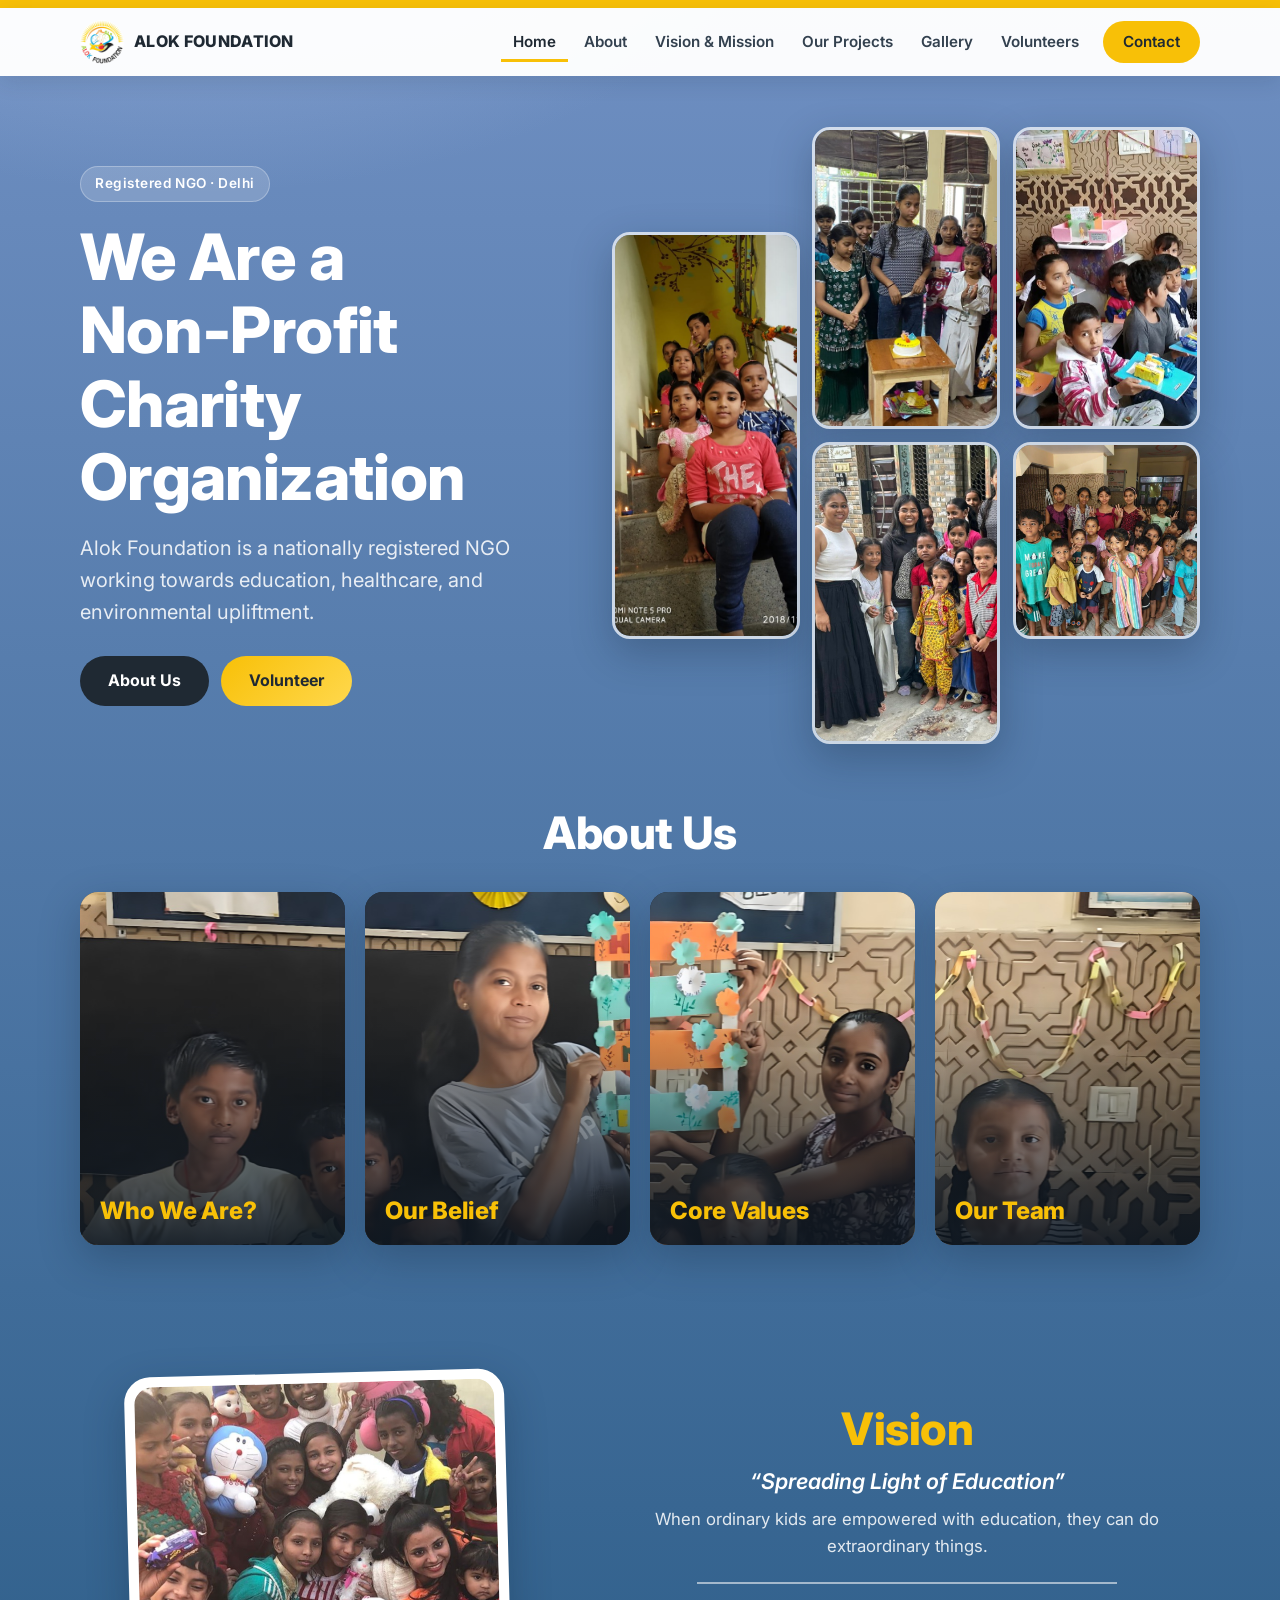
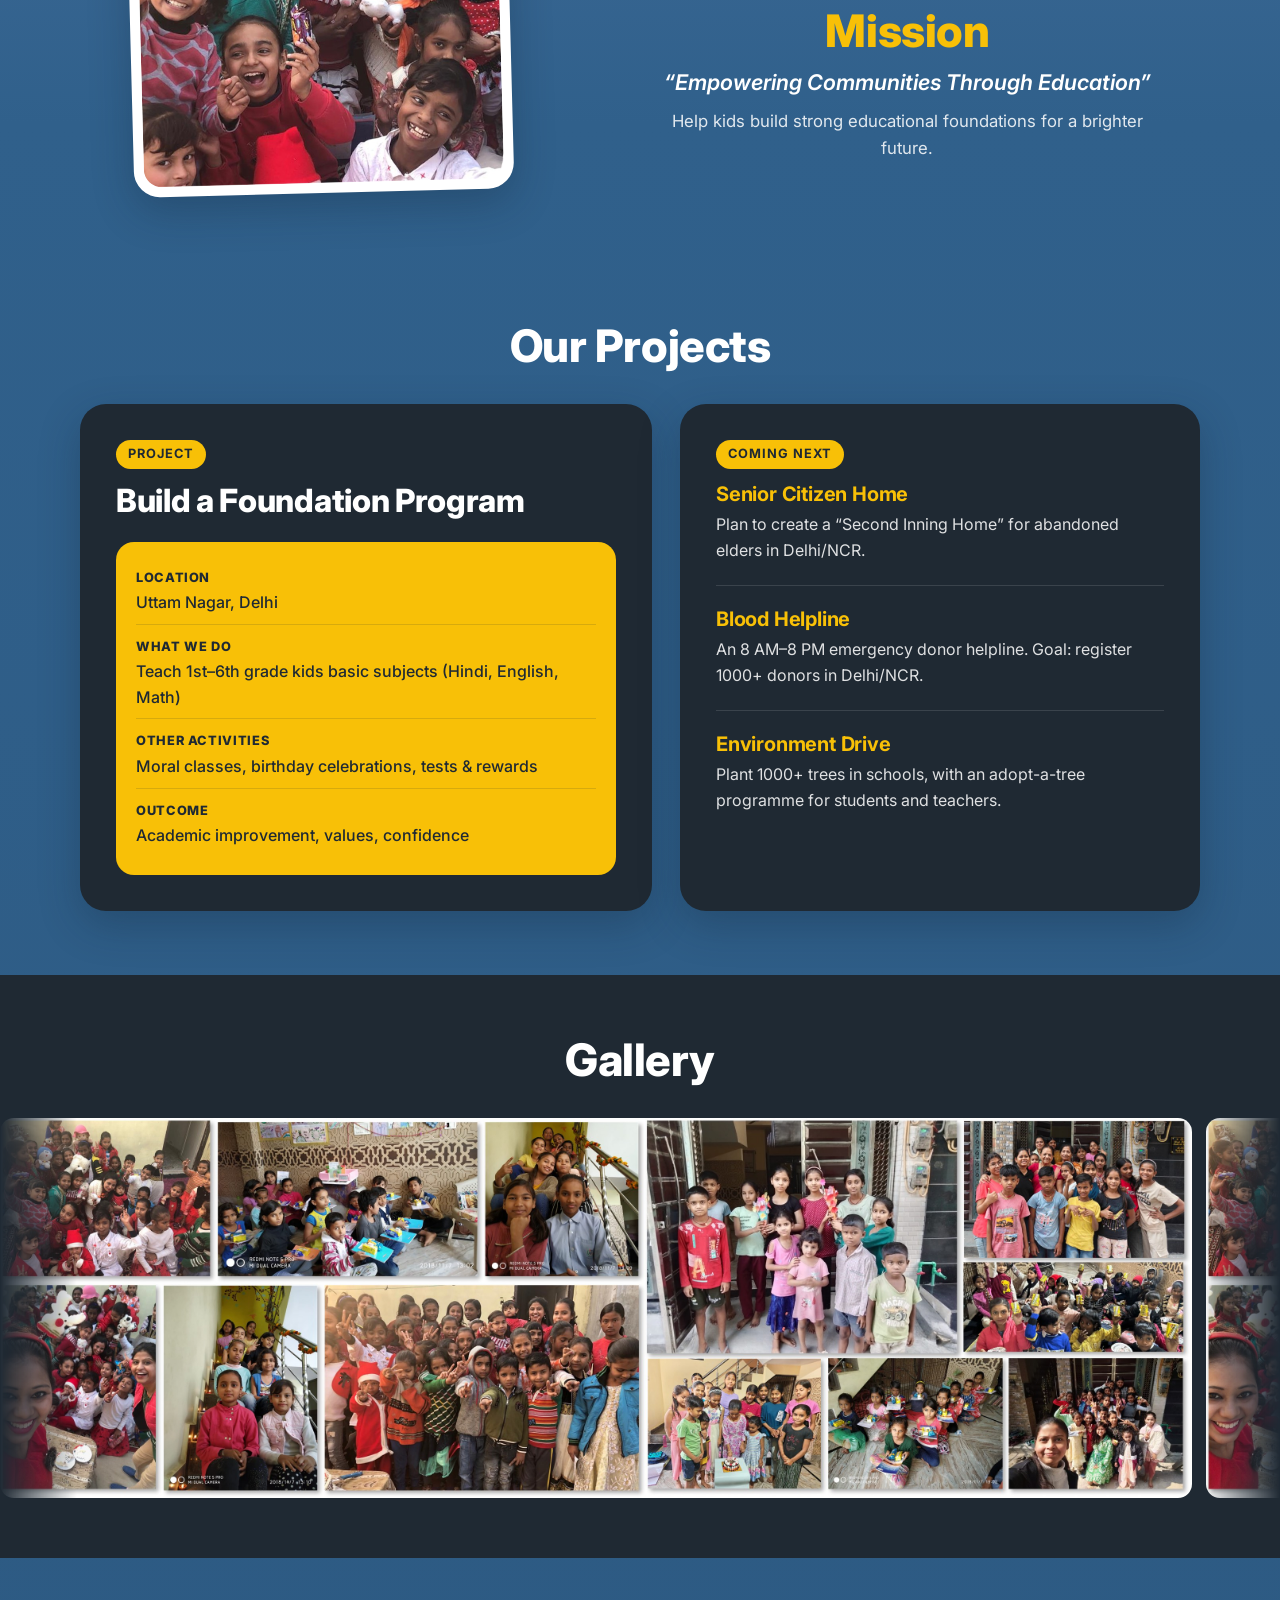
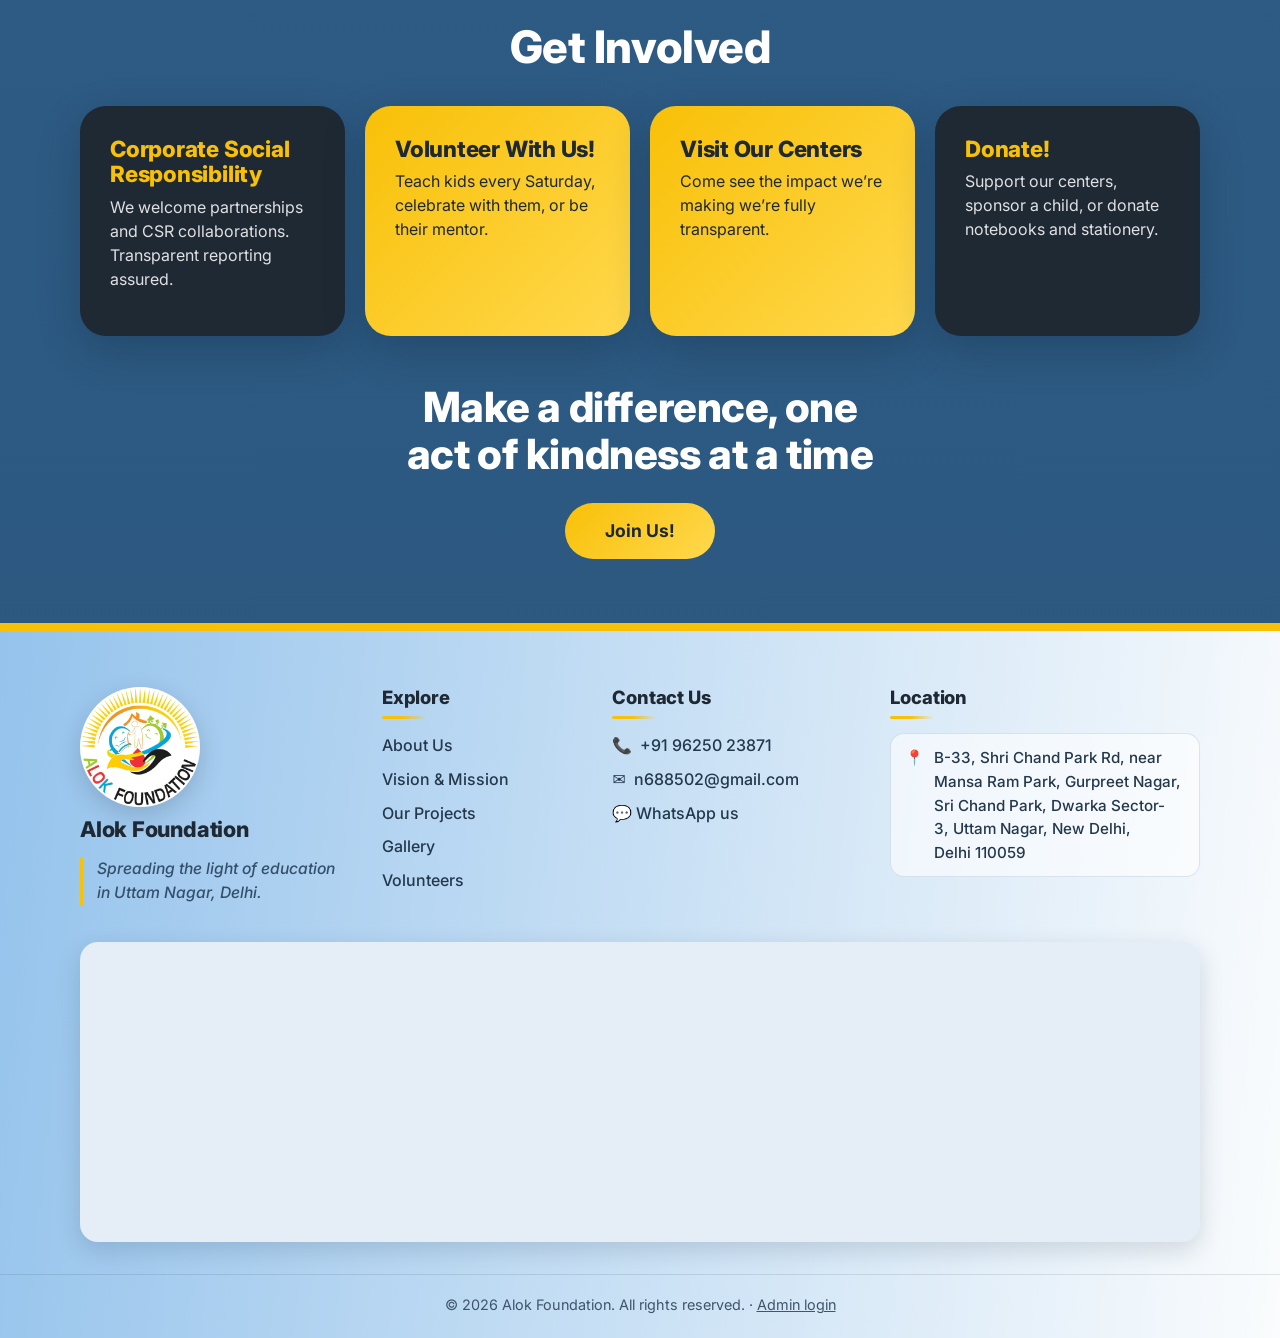
<file: index.html>
<!DOCTYPE html>
<html lang="en"><head>
  <meta charset="UTF-8">
  <meta name="viewport" content="width=device-width, initial-scale=1">
  <meta name="google-site-verification" content="Nq0ItPw77uLAEprEN1-jQS3la5qF06wULN0gP_DZ230">
  <title>Alok Foundation — Spreading the Light of Education</title>
  <meta name="description" content="Alok Foundation is a nationally registered NGO in Delhi working towards education, healthcare and environmental upliftment for underprivileged children.">
  <meta name="theme-color" content="#30608B">
  <meta name="site-version" content="2026-10-06T04:12:51.352Z">
  <link rel="canonical" href="https://alok-foundation.github.io/">
  <link rel="icon" type="image/jpeg" href="images/logo.jpg" data-img-href="logo">
  <link rel="apple-touch-icon" href="images/icon-192.png">
  <meta property="og:title" content="Alok Foundation">
  <meta property="og:description" content="Spreading the light of education — a non-profit NGO in Uttam Nagar, Delhi.">
  <meta property="og:image" content="https://alok-foundation.github.io/images/vision.jpg">
  <link rel="preconnect" href="https://fonts.googleapis.com">
  <link rel="preconnect" href="https://fonts.gstatic.com" crossorigin="">
  <link href="https://fonts.googleapis.com/css2?family=Inter:wght@400;500;600;700;800&amp;display=swap" rel="stylesheet">
  <script type="application/ld+json">
  {
    "@context": "https://schema.org",
    "@type": "NGO",
    "name": "Alok Foundation",
    "url": "https://alok-foundation.github.io/",
    "logo": "https://alok-foundation.github.io/images/logo.jpg",
    "image": "https://alok-foundation.github.io/images/vision.jpg",
    "description": "A nationally registered NGO in Delhi working towards education, healthcare and environmental upliftment for underprivileged children.",
    "address": { "@type": "PostalAddress", "streetAddress": "B-33, Shri Chand Park Rd, near Mansa Ram Park, Gurpreet Nagar, Sri Chand Park, Dwarka Sector-3, Uttam Nagar", "addressLocality": "New Delhi", "addressRegion": "Delhi", "postalCode": "110059", "addressCountry": "IN" },
    "telephone": "+91-96250-23871",
    "areaServed": "Delhi NCR"
  }
  </script>
  <link rel="stylesheet" href="site.css">
</head>
<body>
  <a class="skip-link" href="#main">Skip to content</a>

  <header class="site-header">
    <div class="top-bar" aria-hidden="true"></div>
    <nav class="navbar container" aria-label="Main">
      <a class="brand" href="#hero">
        <img data-img="logo" src="images/logo.jpg" alt="" width="44" height="44">
        <span>Alok Foundation</span>
      </a>
      <button class="nav-toggle" aria-label="Open menu" aria-expanded="false" aria-controls="nav-menu">
        <span></span><span></span><span></span>
      </button>
      <ul class="nav-menu" id="nav-menu">
        <li><a href="#hero">Home</a></li>
        <li><a href="#about">About</a></li>
        <li><a href="#vision-mission">Vision &amp; Mission</a></li>
        <li><a href="#projects">Our Projects</a></li>
        <li><a href="#gallery">Gallery</a></li>
        <li><a href="#volunteers">Volunteers</a></li>
        <li><a href="#contacts" class="nav-cta">Contact</a></li>
      </ul>
    </nav>
  </header>

  <main id="main">
    <!-- Hero -->
    <section id="hero" class="hero">
      <div class="container hero-grid">
        <div class="hero-text">
          <p data-edit="heroEyebrow" class="eyebrow">Registered NGO · Delhi</p>
          <h1 data-edit="heroTitle">We Are a Non‑Profit Charity Organization</h1>
          <p data-edit="heroLead" class="lead">Alok Foundation is a nationally registered NGO working towards education, healthcare, and environmental upliftment.</p>
          <div class="btn-row">
            <a data-link="btnAbout" class="btn btn-dark" href="#about">About Us</a>
            <a data-link="btnVolunteer" class="btn btn-yellow" href="#volunteers">Volunteer</a>
          </div>
        </div>
        <div class="hero-photos" aria-label="Photos of children at our centre">
          <img class="p1" data-img="hero1" src="images/hero-1.jpg" alt="Children celebrating at the centre" width="750" height="1000" fetchpriority="high">
          <img class="p2" data-img="hero2" src="images/hero-2.jpg" alt="Kids with a birthday cake" width="900" height="675">
          <img class="p3" data-img="hero3" src="images/hero-3.jpg" alt="Students in class" width="900" height="534">
          <img class="p4" data-img="hero4" src="images/hero-4.jpg" alt="Volunteer with a group of children" width="678" height="900">
          <img class="p5" data-img="hero5" src="images/hero-5.jpg" alt="Group photo of the children" width="900" height="675">
        </div>
      </div>
    </section>

    <!-- About -->
    <section id="about" class="section">
      <div class="container">
        <h2 data-edit="aboutTitle" class="section-title">About Us</h2>
        <div class="about-grid">
          <article class="about-card">
            <img data-img="aboutWho" src="images/about-who.jpg" alt="" loading="lazy" width="531" height="900">
            <div class="about-body">
              <h3 data-edit="whoTitle">Who We Are?</h3>
              <p data-edit="whoText">Alok Foundation, a non-profit organization, uplifts underprivileged children through education, healthcare, and development programs.</p>
            </div>
          </article>
          <article class="about-card">
            <img data-img="aboutBelief" src="images/about-belief.jpg" alt="" loading="lazy" width="531" height="900">
            <div class="about-body">
              <h3 data-edit="beliefTitle">Our Belief</h3>
              <p data-edit="beliefText">“Don’t worry, the world will change on its own you change one life, one thought.” - Sushmita Sen</p>
            </div>
          </article>
          <article class="about-card">
            <img data-img="aboutValues" src="images/about-values.jpg" alt="" loading="lazy" width="531" height="900">
            <div class="about-body">
              <h3 data-edit="valuesTitle">Core Values</h3>
              <p data-edit="valuesText">Transparency, Compassion, Integrity, Community Upliftment.</p>
            </div>
          </article>
          <article class="about-card">
            <img data-img="aboutTeam" src="images/about-team.jpg" alt="" loading="lazy" width="531" height="900">
            <div class="about-body">
              <h3 data-edit="teamTitle">Our Team</h3>
              <p data-edit="teamText">Social workers, educationists, volunteers, and trustees.</p>
            </div>
          </article>
        </div>
      </div>
    </section>

    <!-- Vision & Mission -->
    <section id="vision-mission" class="section">
      <div class="container vm-grid">
        <figure class="vm-photo">
          <img data-img="vision" src="images/vision.jpg" alt="Smiling children holding gifts at the centre" loading="lazy" width="995" height="1100">
        </figure>
        <div class="vm-text">
          <div class="vm-block">
            <h2 data-edit="visionTitle">Vision</h2>
            <p data-edit="visionQuote" class="quote">“Spreading Light of Education”</p>
            <p data-edit="visionText">When ordinary kids are empowered with education, they can do extraordinary things.</p>
          </div>
          <hr>
          <div class="vm-block">
            <h2 data-edit="missionTitle">Mission</h2>
            <p data-edit="missionQuote" class="quote">“Empowering Communities Through Education”</p>
            <p data-edit="missionText">Help kids build strong educational foundations for a brighter future.</p>
          </div>
        </div>
      </div>
    </section>

    <!-- Projects -->
    <section id="projects" class="section">
      <div class="container">
        <h2 data-edit="projectsTitle" class="section-title">Our Projects</h2>
        <div class="projects-grid">
          <article class="card card-dark project-main">
            <p data-edit="project1Tag" class="tag">PROJECT</p>
            <h3 data-edit="project1Title">Build a Foundation Program</h3>
            <dl class="facts">
              <div><dt data-edit="p1LocationLabel">Location</dt><dd data-edit="p1Location">Uttam Nagar, Delhi</dd></div>
              <div><dt data-edit="p1WhatLabel">What we do</dt><dd data-edit="p1What">Teach 1st–6th grade kids basic subjects (Hindi, English, Math)</dd></div>
              <div><dt data-edit="p1OtherLabel">Other activities</dt><dd data-edit="p1Other">Moral classes, birthday celebrations, tests &amp; rewards</dd></div>
              <div><dt data-edit="p1OutcomeLabel">Outcome</dt><dd data-edit="p1Outcome">Academic improvement, values, confidence</dd></div>
            </dl>
          </article>
          <article class="card card-dark project-list">
            <p data-edit="nextTag" class="tag">Coming next</p>
            <div class="upcoming">
              <h3 data-edit="next1Title">Senior Citizen Home</h3>
              <p data-edit="next1Text">Plan to create a “Second Inning Home” for abandoned elders in Delhi/NCR.</p>
            </div>
            <div class="upcoming">
              <h3 data-edit="next2Title">Blood Helpline</h3>
              <p data-edit="next2Text">An 8 AM–8 PM emergency donor helpline. Goal: register 1000+ donors in Delhi/NCR.</p>
            </div>
            <div class="upcoming">
              <h3 data-edit="next3Title">Environment Drive</h3>
              <p data-edit="next3Text">Plant 1000+ trees in schools, with an adopt-a-tree programme for students and teachers.</p>
            </div>
          </article>
        </div>
      </div>
    </section>

    <!-- Gallery -->
    <section id="gallery" class="gallery">
      <div class="container"><h2 data-edit="galleryTitle" class="section-title">Gallery</h2></div>
      <div class="marquee" aria-label="Photos from our centre">
        <div class="marquee-track" data-gallery="">
          <img src="images/gallery-strip.jpg" alt="Photo 1 from Alok Foundation" loading="lazy">
          <img src="images/gallery-strip.jpg" alt="" aria-hidden="true" loading="lazy">
        </div>
      </div>
    </section>

    <!-- Volunteers -->
    <section id="volunteers" class="section">
      <div class="container">
        <h2 data-edit="involvedTitle" class="section-title">Get Involved</h2>
        <div class="vol-grid">
          <article class="vol-card card-dark">
            <h3 data-edit="csrTitle">Corporate Social Responsibility</h3>
            <p data-edit="csrText">We welcome partnerships and CSR collaborations. Transparent reporting assured.</p>
          </article>
          <article class="vol-card card-yellow">
            <h3 data-edit="volTitle">Volunteer With Us!</h3>
            <p data-edit="volText">Teach kids every Saturday, celebrate with them, or be their mentor.</p>
          </article>
          <article class="vol-card card-yellow">
            <h3 data-edit="visitTitle">Visit Our Centers</h3>
            <p data-edit="visitText">Come see the impact we’re making we’re fully transparent.</p>
          </article>
          <article class="vol-card card-dark">
            <h3 data-edit="donateTitle">Donate!</h3>
            <p data-edit="donateText">Support our centers, sponsor a child, or donate notebooks and stationery.</p>
          </article>
        </div>
        <div class="vol-cta">
          <h2 data-edit="ctaTitle">Make a difference, one act of kindness at a time</h2>
          <a data-link="btnJoin" class="btn btn-yellow btn-lg" href="#contacts">Join Us!</a>
        </div>
      </div>
    </section>
  </main>

  <!-- Contact / footer -->
  <footer id="contacts" class="site-footer">
    <div class="container footer-grid">
      <div class="footer-brand">
        <img data-img="logo" src="images/logo.jpg" alt="Alok Foundation logo" width="120" height="120" loading="lazy">
        <p class="footer-name">Alok Foundation</p>
        <p class="footer-tagline" data-edit="footerTagline">Spreading the light of education in Uttam Nagar, Delhi.</p>
      </div>
      <nav class="footer-col" aria-label="Explore">
        <h3 data-edit="exploreTitle">Explore</h3>
        <ul>
          <li><a href="#about">About Us</a></li>
          <li><a href="#vision-mission">Vision &amp; Mission</a></li>
          <li><a href="#projects">Our Projects</a></li>
          <li><a href="#gallery">Gallery</a></li>
          <li><a href="#volunteers">Volunteers</a></li>
        </ul>
      </nav>
      <div class="footer-col">
        <h3 data-edit="contactTitle">Contact Us</h3>
        <ul>
          <li><a data-href="tel" href="tel:+919625023871">📞 <span data-text="phone">+91 96250 23871</span></a></li>
          <li><a data-href="mailto" href="mailto:n688502@gmail.com">✉️ <span data-text="email">n688502@gmail.com</span></a></li>
          <li data-show="whatsapp"><a data-href="whatsapp" href="https://wa.me/919625023871" target="_blank" rel="noopener">💬 WhatsApp us</a></li>
        </ul>
      </div>
      <div class="footer-col footer-map">
        <h3 data-edit="locationTitle">Location</h3>
        <div class="footer-address"><span class="pin" aria-hidden="true">📍</span><span data-text="address">B-33, Shri Chand Park Rd, near Mansa Ram Park, Gurpreet Nagar, Sri Chand Park, Dwarka Sector-3, Uttam Nagar, New Delhi, Delhi 110059</span></div>
      </div>
    </div>
    <div class="container footer-mapwide">
      <iframe data-map="" title="Map: B-33, Shri Chand Park Rd, near Mansa Ram Park, Gurpreet Nagar, Sri Chand Park, Dwarka Sector-3, Uttam Nagar, New Delhi, Delhi 110059" src="https://maps.google.com/maps?q=B-33%2C%20Shri%20Chand%20Park%20Rd%2C%20near%20Mansa%20Ram%20Park%2C%20Gurpreet%20Nagar%2C%20Sri%20Chand%20Park%2C%20Dwarka%20Sector-3%2C%20Uttam%20Nagar%2C%20New%20Delhi%2C%20Delhi%20110059&amp;z=16&amp;output=embed" loading="lazy" referrerpolicy="no-referrer-when-downgrade"></iframe>
    </div>
    <p class="copyright">© <span id="year">2026</span> Alok Foundation. All rights reserved. · <a class="admin-link" href="#admin" rel="nofollow">Admin login</a></p>
  </footer>

  <script>
    // Mobile menu: open/close, close on link tap, outside tap, Escape, or when widening the window.
    (function () {
      var toggle = document.querySelector('.nav-toggle');
      var menu = document.getElementById('nav-menu');
      function setOpen(open) {
        menu.classList.toggle('open', open);
        toggle.setAttribute('aria-expanded', String(open));
        toggle.setAttribute('aria-label', open ? 'Close menu' : 'Open menu');
      }
      toggle.addEventListener('click', function (e) { e.stopPropagation(); setOpen(!menu.classList.contains('open')); });
      menu.addEventListener('click', function (e) { if (e.target.closest('a')) setOpen(false); });
      document.addEventListener('click', function (e) { if (!menu.contains(e.target)) setOpen(false); });
      document.addEventListener('keydown', function (e) { if (e.key === 'Escape') setOpen(false); });
      window.addEventListener('resize', function () { if (window.innerWidth > 960) setOpen(false); });
      document.getElementById('year').textContent = new Date().getFullYear();

      // About cards: text appears on hover (laptop) or when a card is tapped (phone); tap again to hide.
      [].slice.call(document.querySelectorAll('.about-card')).forEach(function (card) {
        card.setAttribute('tabindex', '0');
        card.addEventListener('click', function () {
          if (document.body.classList.contains('ae-editing')) return; // editing texts: leave the card alone
          if (window.matchMedia('(hover: hover)').matches) return;     // laptops use hover
          var open = !card.classList.contains('open');
          document.querySelectorAll('.about-card.open').forEach(function (c) { c.classList.remove('open'); });
          card.classList.toggle('open', open);
        });
      });
      // Tapping anywhere else closes an open card.
      document.addEventListener('click', function (e) {
        if (!e.target.closest('.about-card')) document.querySelectorAll('.about-card.open').forEach(function (c) { c.classList.remove('open'); });
      });

      // Highlight the menu item of the section on screen (and right away when a menu item is clicked).
      var links = [].slice.call(menu.querySelectorAll('a[href^="#"]'));
      function mark(id) { links.forEach(function (a) { a.classList.toggle('active', a.getAttribute('href') === '#' + id); }); }
      links.forEach(function (a) { a.addEventListener('click', function () { mark(a.getAttribute('href').slice(1)); }); });
      // The active section is the last one whose top has reached the header (or the last one at the very bottom of the page).
      var targets = links.map(function (a) { return document.getElementById(a.getAttribute('href').slice(1)); });
      var lock = 0, ticking = false;
      links.forEach(function (a) { a.addEventListener('click', function () { lock = Date.now() + 1200; }); }); // let the smooth scroll finish
      function update() {
        ticking = false;
        if (Date.now() < lock) return;
        var line = document.querySelector('.site-header').getBoundingClientRect().bottom + 80;
        var current = targets[0];
        targets.forEach(function (t) { if (t && t.getBoundingClientRect().top <= line) current = t; });
        if (window.innerHeight + window.scrollY >= document.documentElement.scrollHeight - 4) current = targets[targets.length - 1];
        if (current) mark(current.id);
      }
      window.addEventListener('scroll', function () { if (!ticking) { ticking = true; requestAnimationFrame(update); } }, { passive: true });
      update();
    })();
  </script>
  <script>
    // Gallery: a seamless, never-ending strip. One "set" = the photos the admin chose; we add as many
    // copies as needed to always fill the screen, then slide by exactly one set and repeat forever.
    (function () {
      var track = document.querySelector("[data-gallery]");
      if (!track) return;
      var timer;
      function build() {
        var originals = [].slice.call(track.querySelectorAll("img:not([aria-hidden])"));
        [].slice.call(track.querySelectorAll("img[aria-hidden]")).forEach(function (img) { img.remove(); });
        var setWidth = track.scrollWidth;
        if (!originals.length || setWidth < 50) return;
        var copies = Math.ceil(track.parentElement.clientWidth / setWidth) + 1;
        for (var c = 0; c < copies; c++) {
          originals.forEach(function (img) {
            var copy = img.cloneNode(false);
            copy.setAttribute("alt", "");
            copy.setAttribute("aria-hidden", "true");
            copy.removeAttribute("loading");
            track.appendChild(copy);
          });
        }
        track.style.setProperty("--shift", -setWidth + "px");
        track.style.setProperty("--dur", Math.max(25, setWidth / 40) + "s"); // ~40px per second, any number of photos
      }
      function rebuild() { clearTimeout(timer); timer = setTimeout(build, 150); }
      [].slice.call(track.querySelectorAll("img:not([aria-hidden])")).forEach(function (img) {
        img.loading = "eager"; // measure real widths straight away
        if (!img.complete) img.addEventListener("load", rebuild);
      });
      window.addEventListener("resize", rebuild);
      window.addEventListener("load", rebuild);
      window.__afGallery = build; // the admin editor calls this after changing the gallery
      build();
    })();
  </script>
  <script>
    // Admin: "Admin login" (or opening the page with #admin) loads the editor. Visitors never download it.
    (function () {
      function loadEditor() {
        if (window.__afEditor) return;
        window.__afEditor = true;
        var v = Date.now();
        var css = document.createElement("link"); css.rel = "stylesheet"; css.href = "admin/editor.css?v=" + v; document.head.appendChild(css);
        var js = document.createElement("script"); js.src = "admin/editor.js?v=" + v; document.body.appendChild(js);
      }
      function openAdmin(e) {
        if (e) e.preventDefault();
        if (window.__afOpenLogin) window.__afOpenLogin(); // editor already loaded: just show the login box again
        else loadEditor();
      }
      document.querySelector(".admin-link").addEventListener("click", openAdmin);
      window.addEventListener("hashchange", function () { if (location.hash === "#admin") openAdmin(); });
      if (location.hash === "#admin" || sessionStorage.getItem("af-admin-token")) loadEditor();
    })();
  </script>





</body></html>
</file>
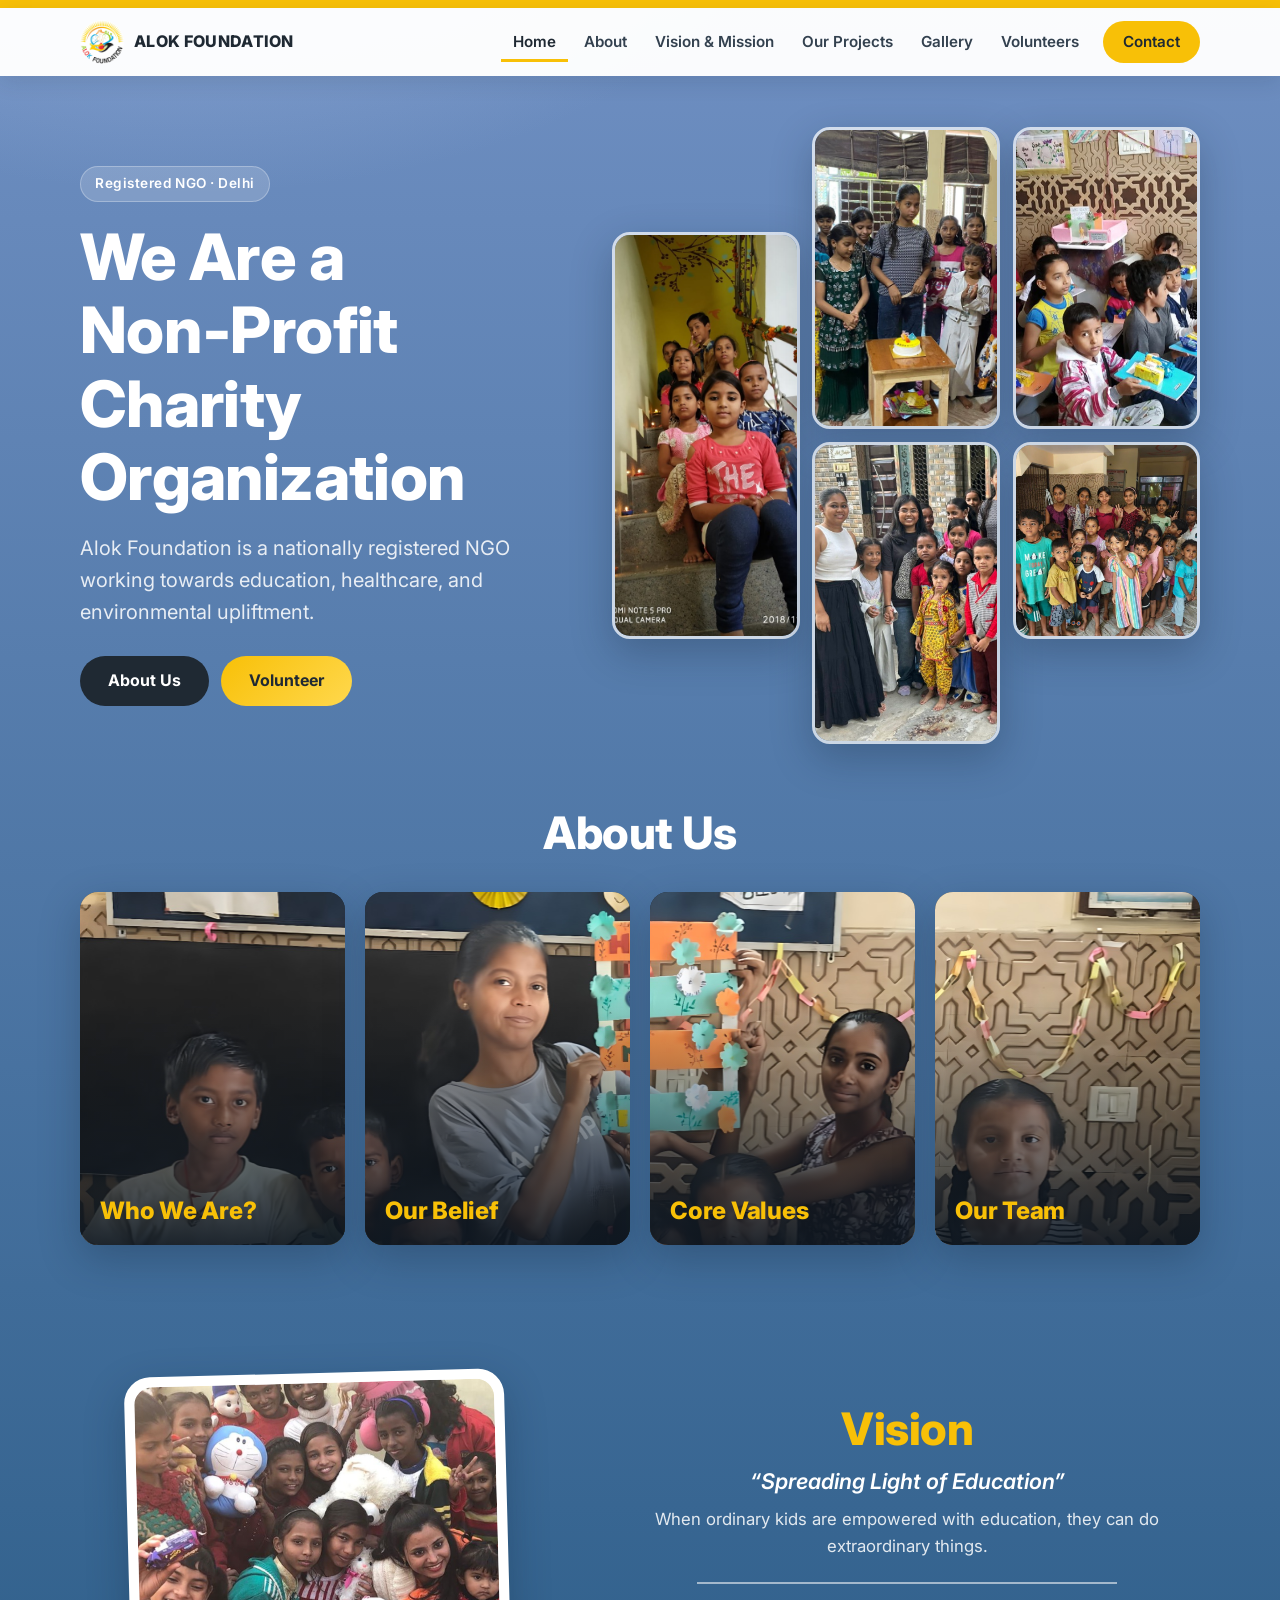
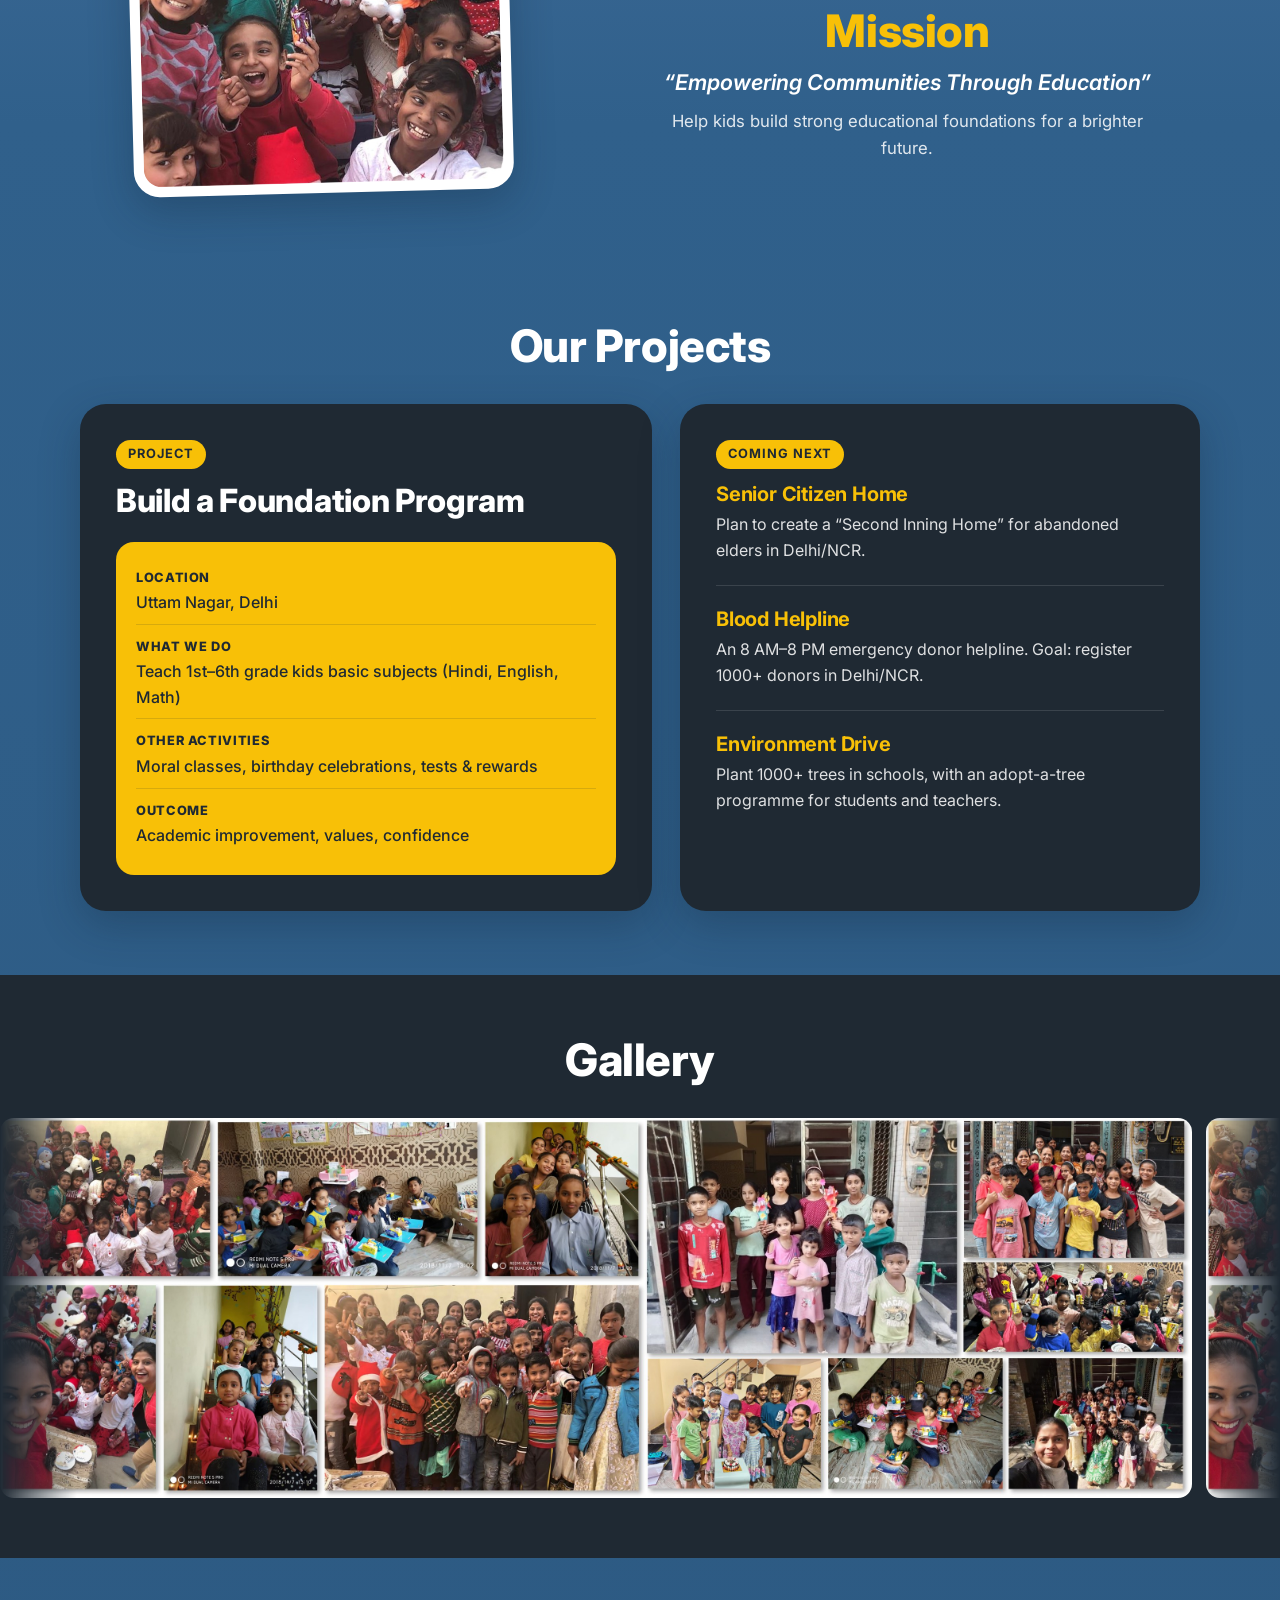
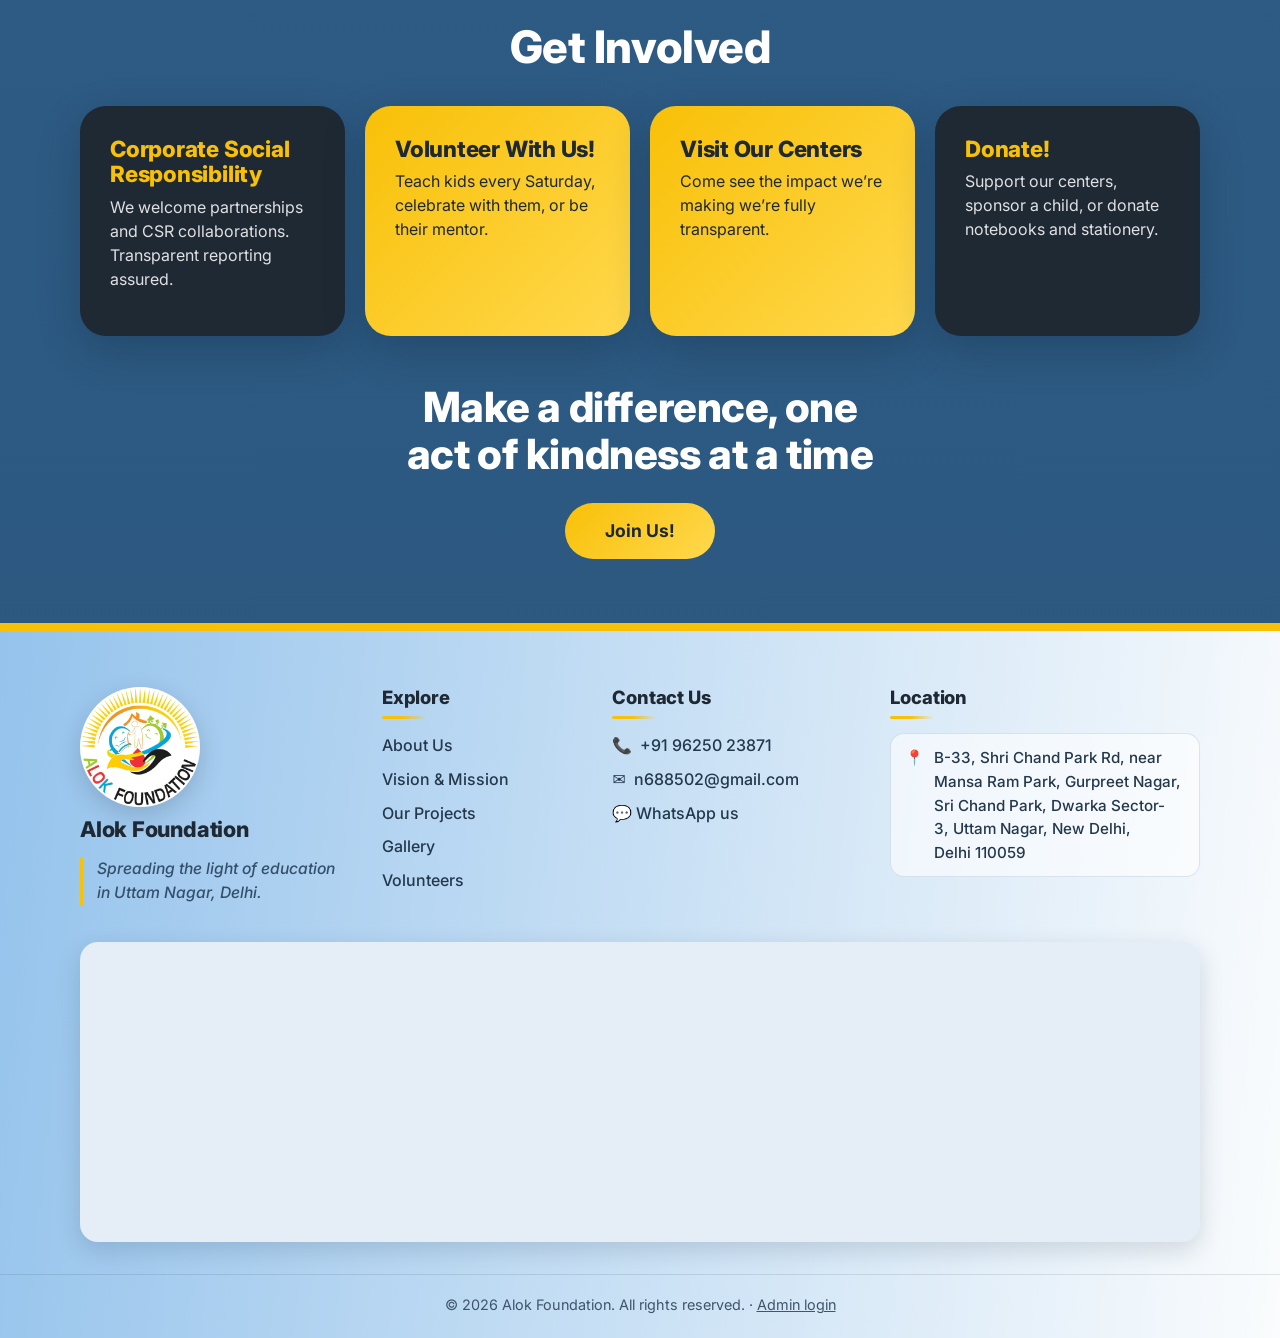
<file: alok-foundation-desktop/index.html>
<!DOCTYPE html>
<html lang="en">
<head>
  <meta charset="UTF-8" />
  <meta name="viewport" content="width=device-width, initial-scale=1" />
  <title>Alok Foundation</title>
  <!-- Old address (…/alok-foundation-desktop/) → the website now lives at the root. -->
  <link rel="canonical" href="https://alok-foundation.github.io/" />
  <meta name="robots" content="noindex, follow" />
  <meta http-equiv="refresh" content="0; url=/" />
  <script>location.replace("/" + location.hash);</script>
</head>
<body style="font-family: system-ui, sans-serif; text-align: center; padding: 48px 16px;">
  <p>Alok Foundation has moved. <a href="/">Continue to alok-foundation.github.io</a></p>
</body>
</html>
</file>
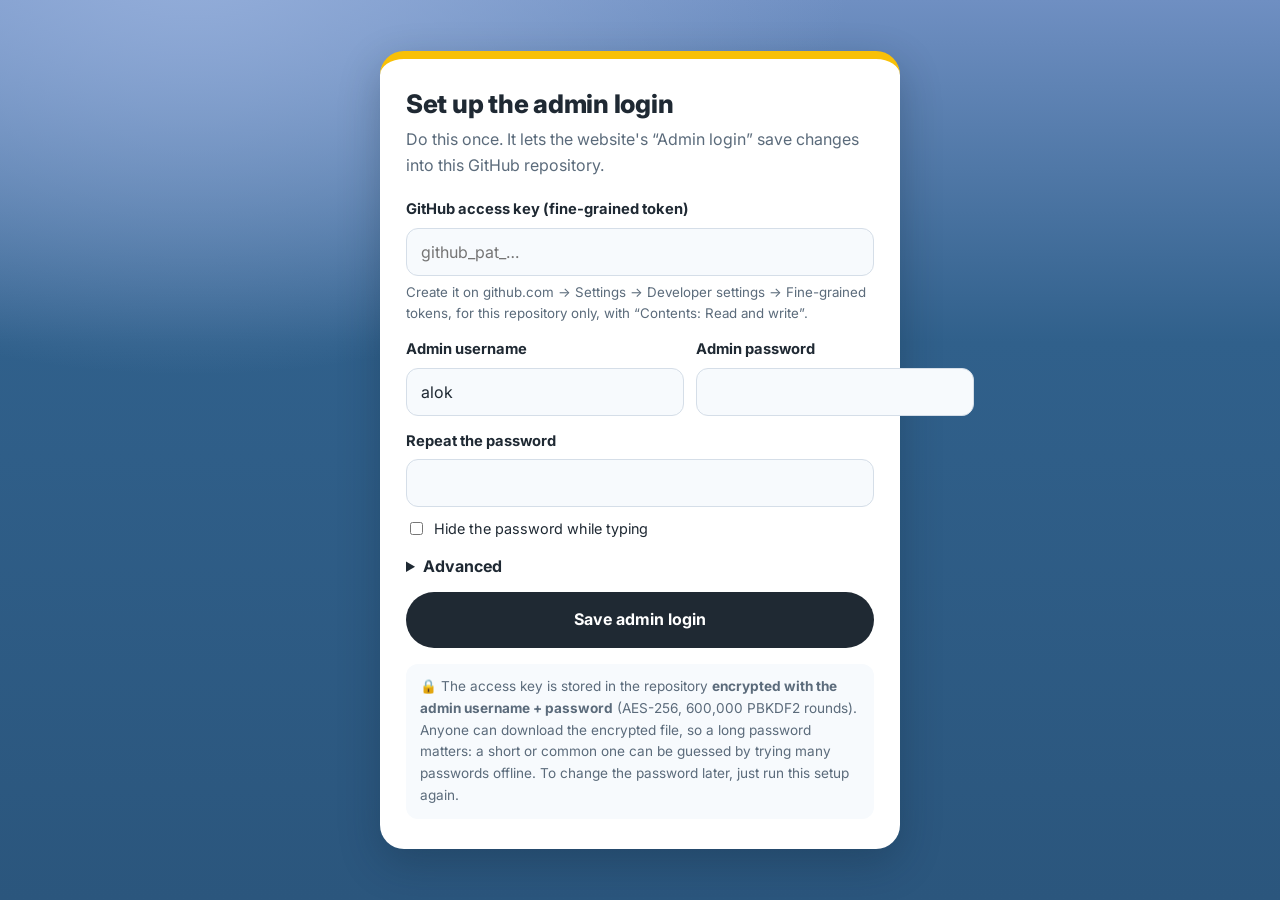
<file: admin/setup.html>
<!DOCTYPE html>
<html lang="en">
<head>
  <meta charset="UTF-8" />
  <meta name="viewport" content="width=device-width, initial-scale=1" />
  <meta name="robots" content="noindex" />
  <title>Admin setup — Alok Foundation</title>
  <link rel="icon" type="image/jpeg" href="../images/logo.jpg" />
  <link href="https://fonts.googleapis.com/css2?family=Inter:wght@400;500;600;700;800&display=swap" rel="stylesheet" />
  <link rel="stylesheet" href="../site.css" />
  <style>
    .wrap { min-height: 100vh; display: grid; place-items: center; padding: 24px 16px; }
    .card { width: 100%; max-width: 520px; background: #fff; color: var(--navy); border-radius: 24px; padding: 30px 26px; box-shadow: var(--shadow); border-top: 8px solid var(--yellow); }
    h1 { font-size: 1.6rem; font-weight: 800; }
    .sub { color: #5B6B7B; margin: 8px 0 20px; }
    .field { display: grid; gap: 6px; margin-bottom: 14px; }
    .field label { font-weight: 700; font-size: .92rem; }
    .field input { height: 48px; border: 1.5px solid #D5DEE8; border-radius: 12px; padding: 0 14px; font: inherit; color: var(--navy); background: #F7FAFD; }
    .field input:focus { outline: none; border-color: var(--blue); background: #fff; box-shadow: 0 0 0 3px rgba(48, 96, 139, .18); }
    .field small { color: #5B6B7B; }
    .row { display: grid; grid-template-columns: 1fr 1fr; gap: 12px; }
    @media (max-width: 480px) { .row { grid-template-columns: 1fr; } }
    .msg { display: none; border-radius: 10px; padding: 10px 12px; font-size: .92rem; margin-bottom: 14px; }
    .msg.err { display: block; background: #FDECEC; color: #B42318; }
    .msg.ok { display: block; background: #E7F8EE; color: #166534; }
    .note { font-size: .85rem; color: #5B6B7B; background: #F7FAFD; border-radius: 12px; padding: 12px 14px; margin-top: 16px; }
    button.btn { width: 100%; border: 0; cursor: pointer; font: inherit; font-weight: 700; }
    details summary { cursor: pointer; font-weight: 700; margin: 4px 0 12px; }
  </style>
</head>
<body>
  <main class="wrap">
    <form class="card" id="setup" novalidate>
      <h1>Set up the admin login</h1>
      <p class="sub">Do this once. It lets the website's “Admin login” save changes into this GitHub repository.</p>
      <p class="msg" id="msg" role="alert"></p>
      <div class="field">
        <label for="token">GitHub access key (fine-grained token)</label>
        <input id="token" type="password" autocomplete="off" spellcheck="false" placeholder="github_pat_…" />
        <small>Create it on github.com → Settings → Developer settings → Fine-grained tokens, for this repository only, with “Contents: Read and write”.</small>
      </div>
      <div class="row">
        <div class="field"><label for="username">Admin username</label><input id="username" autocomplete="off" autocapitalize="none" spellcheck="false" value="alok" /></div>
        <div class="field"><label for="password">Admin password</label><input id="password" type="text" autocomplete="off" spellcheck="false" autocapitalize="none" /></div>
      </div>
      <div class="field"><label for="password2">Repeat the password</label><input id="password2" type="text" autocomplete="off" spellcheck="false" autocapitalize="none" /></div>
      <label style="display:flex;gap:8px;align-items:center;margin:-4px 0 14px;font-size:.9rem"><input type="checkbox" id="hide" /> Hide the password while typing</label>
      <details>
        <summary>Advanced</summary>
        <div class="row">
          <div class="field"><label for="owner">Owner</label><input id="owner" value="alok-foundation" /></div>
          <div class="field"><label for="repo">Repository</label><input id="repo" value="alok-foundation.github.io" /></div>
        </div>
        <div class="field"><label for="branch">Branch</label><input id="branch" value="main" /></div>
      </details>
      <button class="btn btn-dark btn-lg" type="submit" id="submit">Save admin login</button>
      <p class="note">🔒 The access key is stored in the repository <strong>encrypted with the admin username + password</strong> (AES-256, 600,000 PBKDF2 rounds). Anyone can download the encrypted file, so a long password matters: a short or common one can be guessed by trying many passwords offline. To change the password later, just run this setup again.</p>
    </form>
  </main>
  <script>
    const ITERATIONS = 600000;
    const $ = (id) => document.getElementById(id);
    const b64 = (bytes) => { let s = ""; const a = new Uint8Array(bytes); for (let i = 0; i < a.length; i += 0x8000) s += String.fromCharCode(...a.subarray(i, i + 0x8000)); return btoa(s); };
    const show = (text, kind) => { const m = $("msg"); m.textContent = text; m.className = `msg ${kind}`; };
    const gh = (token, url, opts = {}) => fetch(`https://api.github.com${url}`, { ...opts, headers: { Authorization: `Bearer ${token}`, Accept: "application/vnd.github+json", "X-GitHub-Api-Version": "2022-11-28", ...(opts.body ? { "Content-Type": "application/json" } : {}) } });

    // The password is shown while typing (and browsers can't swap in a "suggested password").
    $("hide").addEventListener("change", (e) => { $("password").type = $("password2").type = e.target.checked ? "password" : "text"; });
    // Optional prefill from the address bar, e.g. setup.html#u=alok&p=secret — handy on your own computer.
    (function () {
      const q = new URLSearchParams(location.hash.slice(1));
      if (q.get("u")) $("username").value = q.get("u");
      if (q.get("p")) { $("password").value = q.get("p"); $("password2").value = q.get("p"); }
      if (location.hash) history.replaceState(null, "", location.pathname);
    })();

    async function deriveKey(username, password, salt, usage) {
      const material = await crypto.subtle.importKey("raw", new TextEncoder().encode(`${username.trim().toLowerCase()}\n${password}`), "PBKDF2", false, ["deriveKey"]);
      return crypto.subtle.deriveKey({ name: "PBKDF2", hash: "SHA-256", salt, iterations: ITERATIONS }, material, { name: "AES-GCM", length: 256 }, false, [usage]);
    }

    $("setup").addEventListener("submit", async (e) => {
      e.preventDefault();
      const token = $("token").value.trim();
      const username = $("username").value.trim();
      const password = $("password").value;
      const owner = $("owner").value.trim(), repo = $("repo").value.trim(), branch = $("branch").value.trim() || "main";
      if (!token) return show("Please paste the GitHub access key.", "err");
      if (!username) return show("Please choose an admin username.", "err");
      if (password.length < 6) return show("Please choose a password of at least 6 characters.", "err");
      if (password !== $("password2").value) return show("The two passwords don't match.", "err");
      const btn = $("submit"); btn.disabled = true; btn.textContent = "Checking the key…";
      try {
        const check = await gh(token, `/repos/${owner}/${repo}`);
        if (check.status === 401) throw new Error("GitHub didn't accept that access key. Please check it and try again.");
        if (check.status === 404) throw new Error(`The key can't see ${owner}/${repo}. Make sure the token was created for this repository.`);
        if (!check.ok) throw new Error(`GitHub error ${check.status}.`);

        btn.textContent = "Locking the key with your password…";
        const salt = crypto.getRandomValues(new Uint8Array(16));
        const iv = crypto.getRandomValues(new Uint8Array(12));
        const key = await deriveKey(username, password, salt, "encrypt");
        const data = await crypto.subtle.encrypt({ name: "AES-GCM", iv }, key, new TextEncoder().encode(JSON.stringify({ token, owner, repo, branch })));
        // Self-test: unlock it exactly the way the website's Admin login will, before saving anything.
        const unlockKey = await deriveKey(username, password, salt, "decrypt");
        const back = JSON.parse(new TextDecoder().decode(await crypto.subtle.decrypt({ name: "AES-GCM", iv }, unlockKey, data)));
        if (back.token !== token) throw new Error("Self-test failed — nothing was saved. Please try again.");
        const file = JSON.stringify({ v: 1, kdf: "PBKDF2-SHA256", cipher: "AES-256-GCM", iterations: ITERATIONS, salt: b64(salt), iv: b64(iv), data: b64(data) }, null, 2) + "\n";

        btn.textContent = "Saving to GitHub…";
        const path = `/repos/${owner}/${repo}/contents/admin/key.json`;
        const existing = await gh(token, `${path}?ref=${encodeURIComponent(branch)}`);
        const sha = existing.ok ? (await existing.json()).sha : undefined;
        const put = await gh(token, path, { method: "PUT", body: JSON.stringify({ message: "Set up the admin login (encrypted access key)", content: btoa(file), branch, ...(sha ? { sha } : {}) }) });
        if (put.status === 403 || put.status === 404) throw new Error("The key can read the repository but can't save to it. Give the token “Contents: Read and write” permission.");
        if (!put.ok) throw new Error(`GitHub error ${put.status} while saving.`);
        show(`Done ✓ Saved and tested. Log in with username “${username}” and the password shown above. It works on the website within a minute or two (once GitHub updates the site).`, "ok");
        $("token").value = "";
        btn.textContent = "Saved ✓";
      } catch (err) {
        show(err.message === "Failed to fetch" ? "No internet connection. Please try again." : err.message, "err");
        btn.disabled = false; btn.textContent = "Save admin login";
      }
    });
  </script>
</body>
</html>
</file>
<file: site.css>
/* Alok Foundation — one responsive stylesheet for phones, tablets and laptops.
   Mobile-first: the base styles are for phones; wider screens are layered on with min-width queries. */

:root {
  --yellow: #F8C007;
  --yellow-2: #FFD84D;
  --navy: #1F2933;
  --navy-2: #2A3642;
  --blue: #30608B;
  --blue-mid: #3F5B7A;
  --blue-light: #D3E8FF;
  --sky: #95C3EC;
  --white: #FFFFFF;
  --text-soft: rgba(255, 255, 255, 0.86);
  --radius: 18px;
  --radius-lg: 26px;
  --shadow: 0 14px 40px rgba(16, 32, 52, 0.28);
  --header-h: 68px;
  --gutter: clamp(16px, 4vw, 40px);
}

*, *::before, *::after { box-sizing: border-box; }
html { scroll-behavior: smooth; scroll-padding-top: calc(var(--header-h) + 8px); -webkit-text-size-adjust: 100%; }
body {
  margin: 0;
  font-family: "Inter", system-ui, -apple-system, "Segoe UI", Roboto, sans-serif;
  font-size: 16px;
  line-height: 1.6;
  color: var(--white);
  background:
    radial-gradient(1100px 700px at 15% -5%, #94AEDA 0%, rgba(148, 174, 218, 0) 60%),
    linear-gradient(180deg, #6F8FC2 0%, var(--blue) 38%, #2B567D 100%);
  background-color: var(--blue);
  overflow-x: hidden;
}
img { max-width: 100%; height: auto; display: block; }
a { color: inherit; }
h1, h2, h3 { line-height: 1.15; margin: 0; letter-spacing: -0.01em; }
p { margin: 0; }

.container { width: 100%; max-width: 1200px; margin: 0 auto; padding-inline: var(--gutter); }
.section { padding-block: clamp(36px, 5vw, 64px); }
/* Menu links land with the section heading just under the header (not after a block of empty padding). */
.section, .gallery { scroll-margin-top: calc(-1 * clamp(12px, 3.2vw, 40px)); }
.section-title { text-align: center; font-size: clamp(1.9rem, 4.5vw, 2.8rem); font-weight: 800; margin-bottom: clamp(18px, 3vw, 32px); }

.skip-link { position: absolute; left: -999px; top: 8px; z-index: 100; background: var(--yellow); color: var(--navy); padding: 8px 14px; border-radius: 8px; font-weight: 700; }
.skip-link:focus { left: 8px; }
:focus-visible { outline: 3px solid var(--yellow); outline-offset: 3px; border-radius: 6px; }

/* ---------------------------------------------------------------- buttons */
.btn {
  display: inline-flex; align-items: center; justify-content: center;
  min-height: 48px; padding: 12px 28px; border-radius: 999px;
  font-weight: 700; font-size: 1rem; text-decoration: none;
  transition: transform .15s ease, box-shadow .15s ease, background-color .15s ease;
}
.btn:hover { transform: translateY(-2px); box-shadow: 0 10px 24px rgba(0, 0, 0, .22); }
.btn-dark { background: var(--navy); color: var(--white); }
.btn-yellow { background: linear-gradient(135deg, var(--yellow), var(--yellow-2)); color: var(--navy); }
.btn-lg { min-height: 56px; padding-inline: 40px; font-size: 1.1rem; }

/* ----------------------------------------------------------------- header */
.site-header { position: sticky; top: 0; z-index: 50; }
.top-bar { height: 8px; background: var(--yellow); }
.navbar {
  height: var(--header-h);
  display: flex; align-items: center; justify-content: space-between; gap: 16px;
  background: rgba(255, 255, 255, 0.97);
  box-shadow: 0 6px 20px rgba(16, 32, 52, 0.12);
  max-width: none;
  position: relative;
}
.brand { display: flex; align-items: center; gap: 10px; text-decoration: none; color: var(--navy); font-weight: 800; letter-spacing: .02em; text-transform: uppercase; font-size: 1rem; white-space: nowrap; }
.brand img { width: 44px; height: 44px; border-radius: 50%; object-fit: cover; }

.nav-toggle { display: inline-flex; flex-direction: column; justify-content: center; gap: 5px; width: 46px; height: 46px; padding: 0 11px; border: 0; border-radius: 12px; background: var(--navy); cursor: pointer; }
.nav-toggle span { display: block; height: 2.5px; border-radius: 2px; background: var(--white); transition: transform .2s ease, opacity .2s ease; }
.nav-toggle[aria-expanded="true"] span:nth-child(1) { transform: translateY(7.5px) rotate(45deg); }
.nav-toggle[aria-expanded="true"] span:nth-child(2) { opacity: 0; }
.nav-toggle[aria-expanded="true"] span:nth-child(3) { transform: translateY(-7.5px) rotate(-45deg); }

.nav-menu {
  list-style: none; margin: 0; padding: 10px var(--gutter) 18px;
  position: absolute; top: 100%; left: 0; right: 0;
  background: var(--white); box-shadow: 0 18px 30px rgba(16, 32, 52, 0.18);
  display: grid; gap: 2px;
  opacity: 0; visibility: hidden; transform: translateY(-8px);
  transition: opacity .2s ease, transform .2s ease, visibility .2s;
}
.nav-menu.open { opacity: 1; visibility: visible; transform: none; }
.nav-menu a { display: block; padding: 12px 10px; border-radius: 10px; color: var(--navy); text-decoration: none; font-weight: 600; }
.nav-menu a:hover { background: #F1F5FA; }
.nav-menu .nav-cta { background: var(--yellow); text-align: center; margin-top: 6px; }
.nav-menu a.active:not(.nav-cta) { background: #EAF2FB; color: var(--blue); }

@media (min-width: 961px) {
  .navbar { padding-inline: max(var(--gutter), calc((100vw - 1200px) / 2 + var(--gutter))); }
  .nav-toggle { display: none; }
  .nav-menu { position: static; display: flex; align-items: center; gap: 4px; padding: 0; background: none; box-shadow: none; opacity: 1; visibility: visible; transform: none; }
  .nav-menu a { padding: 8px 12px; font-size: .95rem; color: #33414F; }
  .nav-menu a:hover { color: var(--navy); background: #F1F5FA; }
  .nav-menu a.active:not(.nav-cta) { color: var(--navy); background: none; box-shadow: inset 0 -3px 0 var(--yellow); border-radius: 0; }
  .nav-menu .nav-cta { margin: 0 0 0 8px; padding: 9px 20px; border-radius: 999px; color: var(--navy); }
  .nav-menu .nav-cta:hover { background: var(--yellow-2); }
}

/* ------------------------------------------------------------------- hero */
.hero { padding-block: clamp(24px, 4vw, 56px) clamp(20px, 2.5vw, 32px); }
.hero + .section { padding-top: clamp(20px, 2.5vw, 32px); }
.hero-grid { display: grid; gap: 40px; align-items: center; }
.eyebrow { display: inline-block; padding: 6px 14px; border-radius: 999px; background: rgba(255, 255, 255, .16); border: 1px solid rgba(255, 255, 255, .28); font-size: .85rem; font-weight: 600; letter-spacing: .04em; margin-bottom: 18px; }
.hero h1 { font-size: clamp(2.2rem, 7.5vw, 4rem); font-weight: 800; }
.lead { margin-top: 18px; font-size: clamp(1.05rem, 2.6vw, 1.25rem); color: var(--text-soft); max-width: 34rem; }
.btn-row { display: flex; flex-wrap: wrap; gap: 12px; margin-top: 28px; }

/* A balanced photo mosaic: 2 columns on phones, a staggered 3-column collage on wide screens. */
.hero-photos { display: grid; grid-template-columns: 1fr 1fr; gap: 10px; }
.hero-photos img { width: 100%; height: 100%; object-fit: cover; border-radius: var(--radius); box-shadow: var(--shadow); border: 3px solid rgba(255, 255, 255, .7); }
/* Group photos: crop from the top so faces are never cut off, whatever the box shape on each screen. */
.hero-photos img, .about-card img, .vm-photo img { object-position: center 20%; }
.hero-photos .p4, .hero-photos .p1 { object-position: center top; }
.hero-photos .p1 { grid-row: span 2; aspect-ratio: auto; }
.hero-photos .p2, .hero-photos .p3 { aspect-ratio: 4 / 3; }
.hero-photos .p4, .hero-photos .p5 { aspect-ratio: 4 / 3; }

@media (min-width: 900px) {
  .hero-grid { grid-template-columns: 0.9fr 1.1fr; gap: clamp(32px, 4vw, 56px); }
  .hero-photos { grid-template-columns: repeat(3, 1fr); grid-template-rows: repeat(6, clamp(72px, 7.2vw, 104px)); gap: clamp(10px, 1vw, 14px); }
  .hero-photos .p1 { grid-column: 1; grid-row: 2 / span 4; }
  .hero-photos .p2 { grid-column: 2; grid-row: 1 / span 3; aspect-ratio: auto; }
  .hero-photos .p3 { grid-column: 3; grid-row: 1 / span 3; aspect-ratio: auto; }
  .hero-photos .p4 { grid-column: 2; grid-row: 4 / span 3; aspect-ratio: auto; }
  .hero-photos .p5 { grid-column: 3; grid-row: 4 / span 2; aspect-ratio: auto; }
}

/* ------------------------------------------------------------------ about */
.about-grid { display: grid; grid-template-columns: repeat(2, 1fr); gap: 14px; }
.about-card { position: relative; overflow: hidden; border-radius: var(--radius); aspect-ratio: 3 / 4; box-shadow: var(--shadow); background: var(--navy); }
.about-card img { position: absolute; inset: 0; width: 100%; height: 100%; object-fit: cover; transition: transform .5s ease; }
.about-card::after { content: ""; position: absolute; inset: 0; background: linear-gradient(180deg, rgba(0, 0, 0, 0) 30%, rgba(13, 22, 32, .92) 100%); }
.about-body { position: absolute; left: 0; right: 0; bottom: 0; z-index: 1; padding: 14px; }
.about-body h3 { color: var(--yellow); font-size: clamp(1.05rem, 3.4vw, 1.5rem); font-weight: 800; }
.about-body p { margin-top: 6px; font-size: .85rem; line-height: 1.45; color: var(--text-soft); }
@media (max-width: 420px) { .about-grid { gap: 10px; } }

@media (min-width: 900px) {
  .about-grid { grid-template-columns: repeat(4, 1fr); gap: 20px; }
  .about-body { padding: 20px; }
  .about-body p { font-size: .95rem; }
}
/* The text slides up on hover (laptop) or when a card is tapped (phone). */
.about-body p { max-height: 0; opacity: 0; overflow: hidden; margin-top: 0; transition: max-height .35s ease, opacity .3s ease, margin-top .35s ease; }
.about-card:focus-visible .about-body p, .about-card.open .about-body p { max-height: 12rem; opacity: 1; margin-top: 6px; }
.about-card.open img { transform: scale(1.05); }
.about-card.open::after { background: linear-gradient(180deg, rgba(0, 0, 0, .05) 10%, rgba(13, 22, 32, .95) 100%); }
/* Hover only on devices with a real mouse (phones keep a "sticky" hover after a tap). */
@media (hover: hover) {
  .about-card:hover .about-body p { max-height: 12rem; opacity: 1; margin-top: 6px; }
  .about-card:hover img { transform: scale(1.05); }
  .about-card:hover::after { background: linear-gradient(180deg, rgba(0, 0, 0, .05) 10%, rgba(13, 22, 32, .95) 100%); }
}
.about-card { cursor: pointer; }
.about-card:focus-visible { outline: 3px solid var(--yellow); outline-offset: 3px; }
@media (hover: none) {
  .about-card { -webkit-touch-callout: none; -webkit-user-select: none; user-select: none; -webkit-tap-highlight-color: transparent; }
}

/* ------------------------------------------------------- vision & mission */
.vm-grid { display: grid; gap: 28px; align-items: center; }
.vm-photo { margin: 0; justify-self: center; max-width: 420px; width: 100%; padding: 10px; background: var(--white); border-radius: var(--radius-lg); box-shadow: var(--shadow); transform: rotate(-1.5deg); }
.vm-photo img { border-radius: calc(var(--radius-lg) - 8px); width: 100%; aspect-ratio: 9 / 10; object-fit: cover; }
.vm-text { text-align: center; }
.vm-block h2 { color: var(--yellow); font-size: clamp(2rem, 5vw, 2.8rem); font-weight: 800; }
.vm-block .quote { margin-top: 8px; font-style: italic; font-size: clamp(1.1rem, 2.6vw, 1.35rem); font-weight: 600; }
.vm-block p:not(.quote) { margin: 8px auto 0; max-width: 32rem; color: var(--text-soft); font-size: 1.05rem; }
.vm-text hr { border: 0; height: 2px; background: rgba(255, 255, 255, .55); margin: 22px auto; max-width: 420px; }
@media (min-width: 900px) { .vm-grid { grid-template-columns: 0.9fr 1.1fr; gap: 56px; } .vm-photo { max-width: 380px; } }

/* --------------------------------------------------------------- projects */
.projects-grid { display: grid; gap: 20px; }
.card { border-radius: var(--radius-lg); padding: clamp(22px, 4vw, 36px); box-shadow: var(--shadow); }
.card-dark { background: var(--navy); color: var(--white); }
.card-yellow { background: linear-gradient(135deg, var(--yellow), var(--yellow-2)); color: var(--navy); }
.tag { display: inline-block; font-size: .8rem; font-weight: 700; letter-spacing: .08em; text-transform: uppercase; color: var(--navy); background: var(--yellow); padding: 4px 12px; border-radius: 999px; margin-bottom: 14px; }
.project-main h3 { font-size: clamp(1.5rem, 4vw, 2rem); font-weight: 800; }
.facts { margin: 22px 0 0; display: grid; gap: 4px; background: var(--yellow); color: var(--navy); border-radius: var(--radius); padding: 18px 20px; }
.facts div { padding: 8px 0; border-bottom: 1px solid rgba(31, 41, 51, .15); }
.facts div:last-child { border-bottom: 0; }
.facts dt { font-size: .8rem; font-weight: 800; text-transform: uppercase; letter-spacing: .05em; }
.facts dd { margin: 2px 0 0; font-weight: 500; }
.upcoming + .upcoming { margin-top: 22px; padding-top: 22px; border-top: 1px solid rgba(255, 255, 255, .12); }
.upcoming h3 { color: var(--yellow); font-size: 1.25rem; font-weight: 700; }
.upcoming p { margin-top: 6px; color: var(--text-soft); }
@media (min-width: 900px) { .projects-grid { grid-template-columns: 1.1fr 1fr; gap: 28px; } }

/* ---------------------------------------------------------------- gallery */
.gallery { background: var(--navy); padding-block: clamp(36px, 5vw, 60px); }
.marquee { overflow: hidden; -webkit-mask-image: linear-gradient(90deg, transparent, #000 6%, #000 94%, transparent); mask-image: linear-gradient(90deg, transparent, #000 6%, #000 94%, transparent); }
.marquee-track { display: flex; width: max-content; animation: marquee var(--dur, 60s) linear infinite; will-change: transform; }
.marquee-track img { height: clamp(200px, 32vw, 380px); width: auto; max-width: none; margin-right: 14px; border-radius: 14px; }
.marquee:hover .marquee-track { animation-play-state: paused; }
@keyframes marquee { from { transform: translateX(0); } to { transform: translateX(var(--shift, -50%)); } }
@media (prefers-reduced-motion: reduce) {
  html { scroll-behavior: auto; }
  .marquee { overflow-x: auto; }
  .marquee-track { animation: none; }
}

/* ------------------------------------------------------------- volunteers */
.vol-grid { display: grid; grid-template-columns: repeat(2, 1fr); gap: 14px; }
.vol-card { border-radius: var(--radius-lg); padding: clamp(18px, 3.5vw, 30px); box-shadow: var(--shadow); display: flex; flex-direction: column; gap: 8px; min-height: 170px; }
.vol-card h3 { font-size: clamp(1.05rem, 3vw, 1.4rem); font-weight: 800; }
.vol-card.card-dark h3 { color: var(--yellow); }
.vol-card p { font-size: clamp(.85rem, 2.4vw, 1rem); line-height: 1.5; }
.vol-card.card-dark p { color: var(--text-soft); }
@media (max-width: 420px) { .vol-grid { grid-template-columns: 1fr; } .vol-card { min-height: 0; } }
@media (min-width: 900px) { .vol-grid { grid-template-columns: repeat(4, 1fr); gap: 20px; } .vol-card { min-height: 230px; } }
.vol-cta { margin-top: clamp(28px, 4.5vw, 48px); text-align: center; }
.vol-cta h2 { font-size: clamp(1.6rem, 4.6vw, 2.6rem); font-weight: 800; max-width: 22ch; margin: 0 auto 24px; text-wrap: balance; }

/* ---------------------------------------------------------------- footer */
.site-footer { background: linear-gradient(96deg, var(--sky) 0%, #FAFCFD 100%); color: var(--navy); padding-top: clamp(36px, 5vw, 56px); border-top: 8px solid var(--yellow); }
.footer-grid { display: grid; gap: 32px; grid-template-columns: 1fr 1fr; }
.footer-brand { grid-column: 1 / -1; display: flex; flex-direction: column; align-items: center; text-align: center; gap: 10px; }
.footer-brand img { width: 88px; height: 88px; border-radius: 50%; object-fit: cover; box-shadow: 0 8px 24px rgba(16, 32, 52, .18); flex-shrink: 0; }
.footer-name { font-size: 1.35rem; font-weight: 800; letter-spacing: -0.01em; color: var(--navy); line-height: 1.2; }
.footer-tagline { max-width: 20rem; font-size: .98rem; font-weight: 500; font-style: italic; line-height: 1.55; color: #33506B; text-wrap: balance; }
/* Phones (centred): a short yellow line that fades out at both ends, above the tagline. */
.footer-tagline::before { content: ""; display: block; width: 64px; height: 3px; margin: 4px auto 12px; border-radius: 3px; background: linear-gradient(90deg, rgba(248, 192, 7, 0), var(--yellow) 30%, var(--yellow) 70%, rgba(248, 192, 7, 0)); }

.footer-col h3 { font-size: 1.15rem; font-weight: 800; margin-bottom: 14px; }
/* Same soft accent as the tagline: a short yellow line that fades out to the right. */
.footer-col h3::after { content: ""; display: block; width: 44px; height: 3px; margin-top: 8px; border-radius: 3px; background: linear-gradient(90deg, var(--yellow), var(--yellow) 45%, rgba(248, 192, 7, 0)); }
.footer-col ul { list-style: none; margin: 0; padding: 0; display: grid; gap: 8px; }
.footer-col a { text-decoration: none; font-weight: 500; color: #24384C; overflow-wrap: anywhere; }
.footer-col a:hover { color: var(--blue); text-decoration: underline; }
.footer-map { grid-column: 1 / -1; }
.footer-mapwide { margin-top: clamp(24px, 3vw, 36px); }
.footer-mapwide iframe { display: block; width: 100%; height: clamp(200px, 26vw, 300px); border: 0; border-radius: var(--radius); box-shadow: 0 8px 24px rgba(16, 32, 52, .15); background: #E5EEF7; }
.copyright { text-align: center; font-size: .9rem; color: #3E556B; padding: 18px var(--gutter) 22px; margin-top: clamp(24px, 3vw, 32px); border-top: 1px solid rgba(31, 41, 51, .12); }
@media (max-width: 520px) { .footer-grid { grid-template-columns: 1fr; } .footer-col a { overflow-wrap: normal; } }
@media (min-width: 900px) {
  .footer-grid { grid-template-columns: 1.1fr .8fr 1fr 1.3fr; gap: 40px; align-items: start; }
  .footer-brand { grid-column: auto; align-items: flex-start; text-align: left; }
  /* Laptops: the tagline reads like a quote, with a slim yellow bar beside it. */
  .footer-tagline { padding-left: 14px; border-left: 3px solid var(--yellow); border-radius: 2px; margin-top: 4px; }
  .footer-tagline::before { display: none; }
  .footer-brand img { width: 120px; height: 120px; }
  .footer-map { grid-column: auto; }
}


/* Contact rows: icon in its own column so long lines wrap neatly under the text, not under the icon. */
.footer-col li > a { display: inline-flex; align-items: flex-start; gap: 8px; }
.footer-address {
  display: flex; align-items: flex-start; gap: 10px;
  margin: 0 0 10px; padding: 12px 14px;
  background: rgba(255, 255, 255, .6); border: 1px solid rgba(48, 96, 139, .15); border-radius: 14px;
  color: #24384C; font-size: .95rem; font-weight: 500; line-height: 1.55; text-wrap: pretty;
}
.footer-address .pin { flex-shrink: 0; line-height: 1.55; }

/* Phones/tablets: Explore links as compact pills so the footer stays short. */
@media (max-width: 899px) {
  nav.footer-col ul { display: flex; flex-wrap: wrap; gap: 8px; }
  nav.footer-col li a { display: inline-block; padding: 7px 14px; border-radius: 999px; background: rgba(255, 255, 255, .7); border: 1px solid rgba(48, 96, 139, .15); font-size: .92rem; }
  .footer-brand img { width: 96px; height: 96px; }
}
</file>
